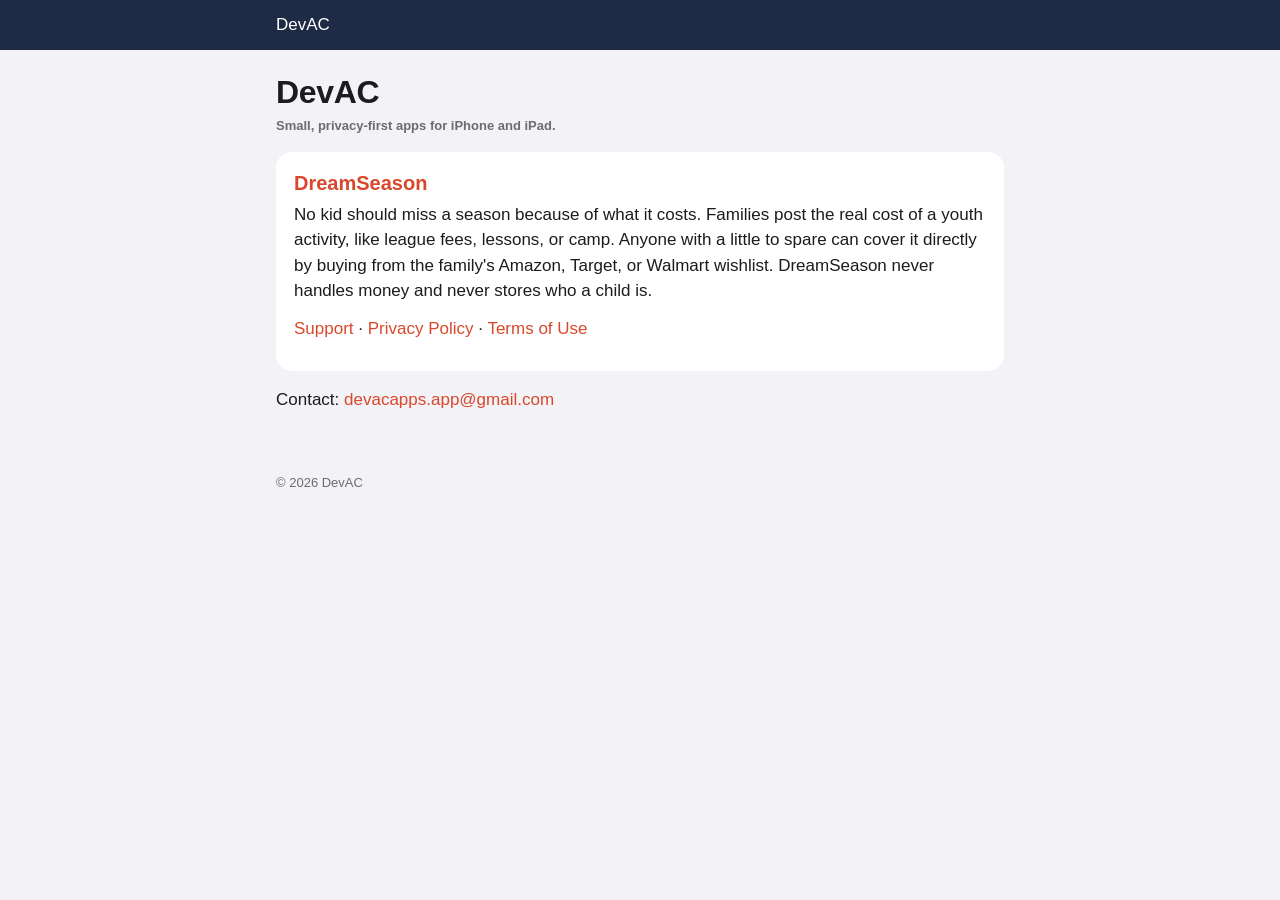
<file: index.html>
<!doctype html>
<html lang="en">
<head>
<meta charset="utf-8">
<meta name="viewport" content="width=device-width, initial-scale=1">
<title>DevAC</title>
<meta name="description" content="DevAC makes small, privacy-first apps for iPhone and iPad.">
<link rel="icon" href="/assets/dreamseason-icon.png">
<link rel="stylesheet" href="/assets/style.css">
</head>
<body>
<header class="site"><div class="inner"><a href="/">DevAC</a></div></header>
<main>
  <h1>DevAC</h1>
  <p class="meta">Small, privacy-first apps for iPhone and iPad.</p>

  <div class="card">
    <h2><a href="/dreamseason/">DreamSeason</a></h2>
    <p>No kid should miss a season because of what it costs. Families post the real cost of a youth activity, like league fees, lessons, or camp. Anyone with a little to spare can cover it directly by buying from the family's Amazon, Target, or Walmart wishlist. DreamSeason never handles money and never stores who a child is.</p>
    <p><a href="/dreamseason/support/">Support</a> · <a href="/dreamseason/privacy/">Privacy Policy</a> · <a href="/dreamseason/terms/">Terms of Use</a></p>
  </div>

  <p>Contact: <a href="mailto:devacapps.app@gmail.com">devacapps.app@gmail.com</a></p>
</main>
<footer class="site"><div class="inner">© 2026 DevAC</div></footer>
</body>
</html>
</file>
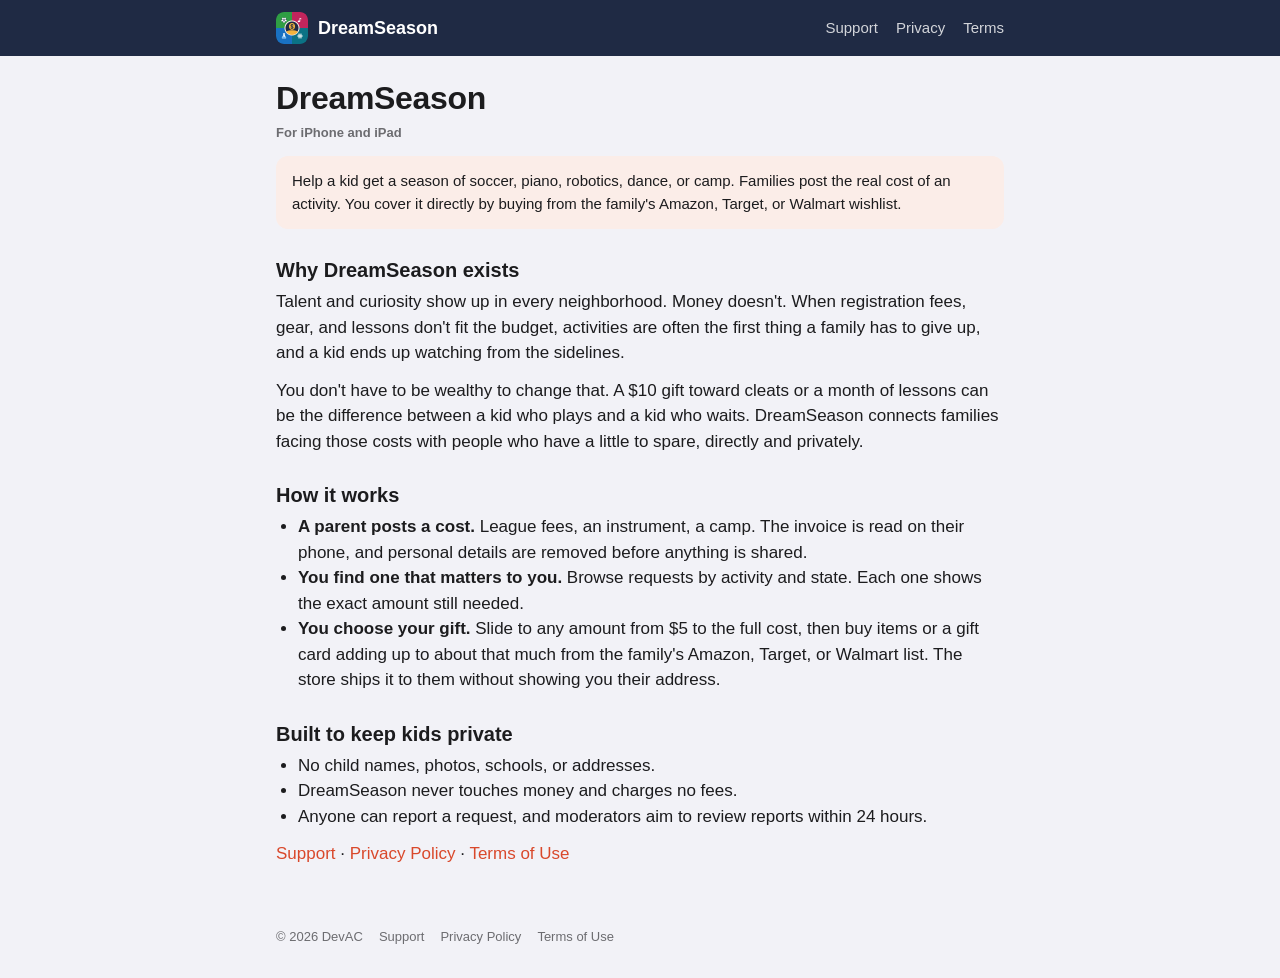
<file: dreamseason/index.html>
<!doctype html>
<html lang="en">
<head>
<meta charset="utf-8">
<meta name="viewport" content="width=device-width, initial-scale=1">
<title>DreamSeason</title>
<meta name="description" content="Help a kid get a season of soccer, piano, robotics, dance, or camp.">
<meta name="theme-color" content="#1f2a44">
<link rel="icon" href="/assets/dreamseason-icon.png">
<link rel="apple-touch-icon" href="/assets/dreamseason-icon.png">
<link rel="stylesheet" href="/assets/style.css">
</head>
<body>
<header class="site"><div class="inner">
  <a class="brand" href="/dreamseason/"><img src="/assets/dreamseason-icon.png" alt="" width="32" height="32">DreamSeason</a>
  <nav><a href="/dreamseason/support/">Support</a><a href="/dreamseason/privacy/">Privacy</a><a href="/dreamseason/terms/">Terms</a></nav>
</div></header>
<main>
  <h1>DreamSeason</h1>
  <p class="meta">For iPhone and iPad</p>
  <p class="summary">Help a kid get a season of soccer, piano, robotics, dance, or camp. Families post the real cost of an activity. You cover it directly by buying from the family's Amazon, Target, or Walmart wishlist.</p>

  <h2>Why DreamSeason exists</h2>
  <p>Talent and curiosity show up in every neighborhood. Money doesn't. When registration fees, gear, and lessons don't fit the budget, activities are often the first thing a family has to give up, and a kid ends up watching from the sidelines.</p>
  <p>You don't have to be wealthy to change that. A $10 gift toward cleats or a month of lessons can be the difference between a kid who plays and a kid who waits. DreamSeason connects families facing those costs with people who have a little to spare, directly and privately.</p>

  <h2>How it works</h2>
  <ul>
    <li><strong>A parent posts a cost.</strong> League fees, an instrument, a camp. The invoice is read on their phone, and personal details are removed before anything is shared.</li>
    <li><strong>You find one that matters to you.</strong> Browse requests by activity and state. Each one shows the exact amount still needed.</li>
    <li><strong>You choose your gift.</strong> Slide to any amount from $5 to the full cost, then buy items or a gift card adding up to about that much from the family's Amazon, Target, or Walmart list. The store ships it to them without showing you their address.</li>
  </ul>

  <h2>Built to keep kids private</h2>
  <ul>
    <li>No child names, photos, schools, or addresses.</li>
    <li>DreamSeason never touches money and charges no fees.</li>
    <li>Anyone can report a request, and moderators aim to review reports within 24 hours.</li>
  </ul>

  <p><a href="/dreamseason/support/">Support</a> · <a href="/dreamseason/privacy/">Privacy Policy</a> · <a href="/dreamseason/terms/">Terms of Use</a></p>
</main>
<footer class="site"><div class="inner"><span>© 2026 DevAC</span><a href="/dreamseason/support/">Support</a><a href="/dreamseason/privacy/">Privacy Policy</a><a href="/dreamseason/terms/">Terms of Use</a></div></footer>
</body>
</html>
</file>
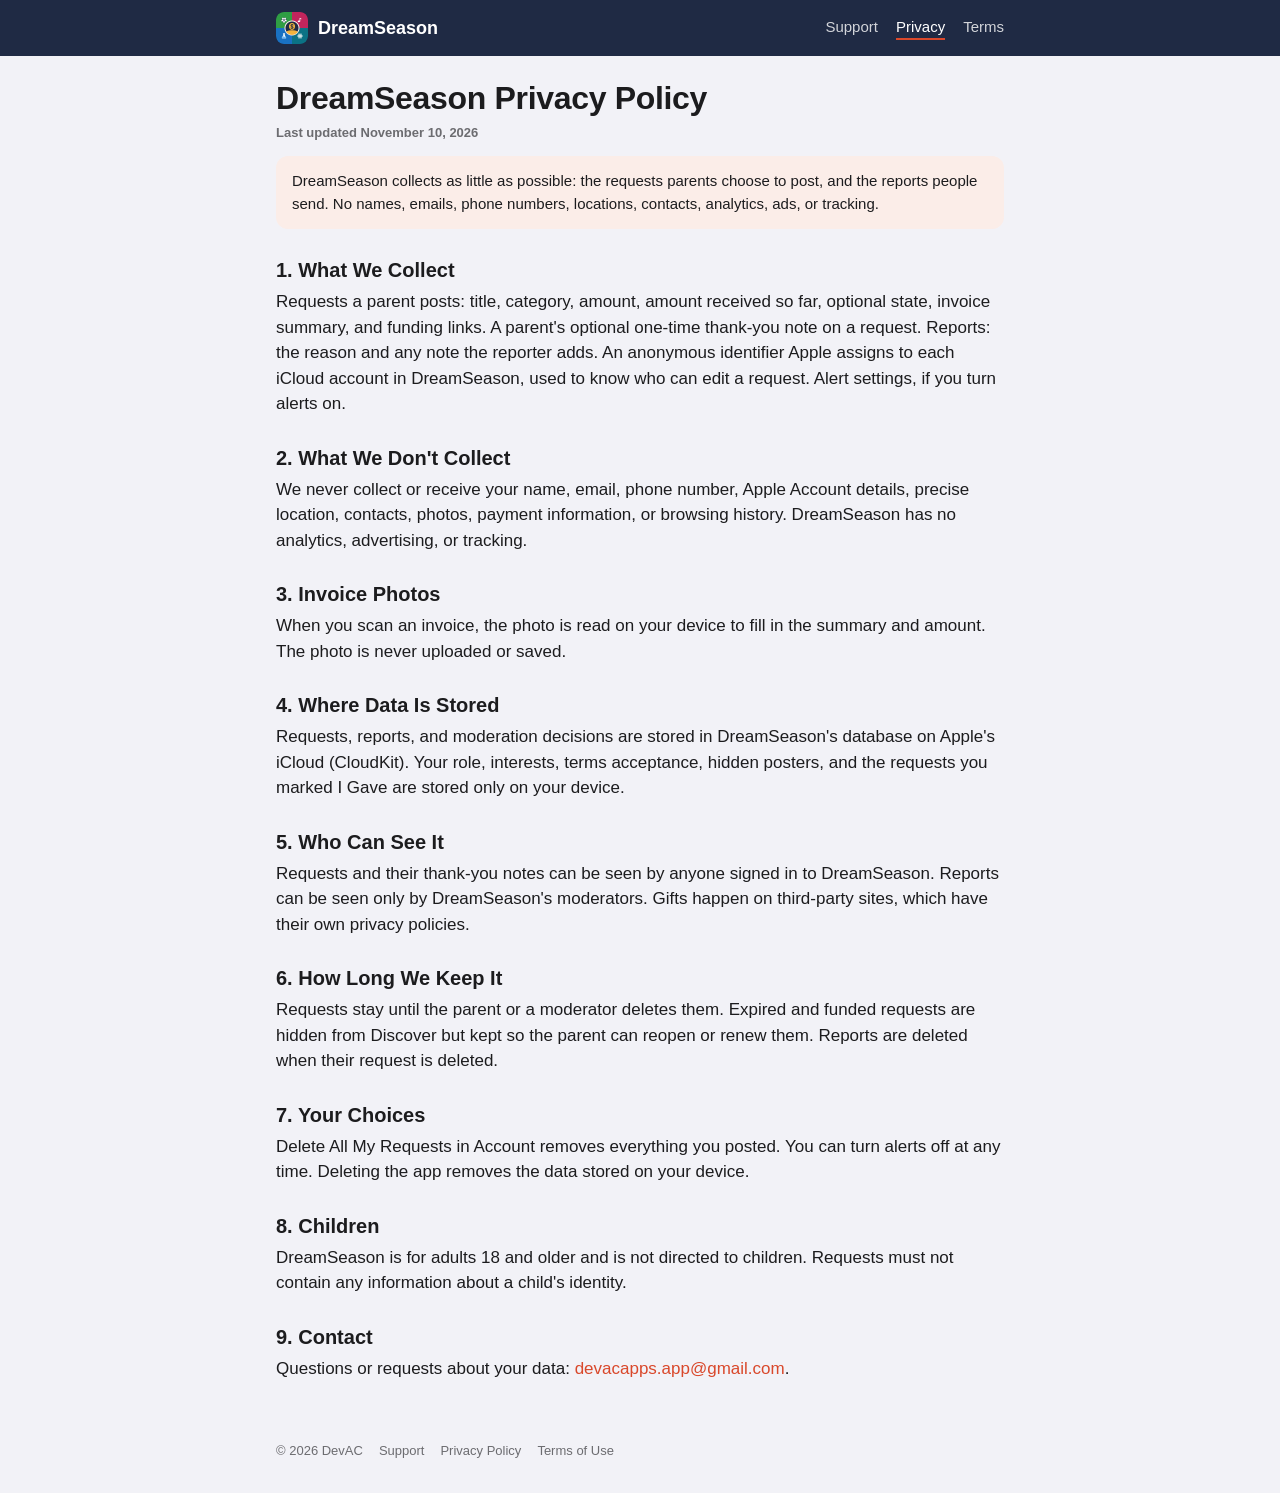
<file: dreamseason/privacy/index.html>
<!doctype html>
<html lang="en">
<head>
<meta charset="utf-8">
<meta name="viewport" content="width=device-width, initial-scale=1">
<title>DreamSeason Privacy Policy</title>
<meta name="description" content="How DreamSeason handles your data.">
<meta name="theme-color" content="#1f2a44">
<link rel="icon" href="/assets/dreamseason-icon.png">
<link rel="apple-touch-icon" href="/assets/dreamseason-icon.png">
<link rel="stylesheet" href="/assets/style.css">
</head>
<body>
<header class="site"><div class="inner">
  <a class="brand" href="/dreamseason/"><img src="/assets/dreamseason-icon.png" alt="" width="32" height="32">DreamSeason</a>
  <nav><a href="/dreamseason/support/">Support</a><a href="/dreamseason/privacy/" aria-current="page">Privacy</a><a href="/dreamseason/terms/">Terms</a></nav>
</div></header>
<main>
  <h1>DreamSeason Privacy Policy</h1>
  <p class="meta">Last updated November 10, 2026</p>
  <p class="summary">DreamSeason collects as little as possible: the requests parents choose to post, and the reports people send. No names, emails, phone numbers, locations, contacts, analytics, ads, or tracking.</p>

  <h2>1. What We Collect</h2>
  <p>Requests a parent posts: title, category, amount, amount received so far, optional state, invoice summary, and funding links. A parent's optional one-time thank-you note on a request. Reports: the reason and any note the reporter adds. An anonymous identifier Apple assigns to each iCloud account in DreamSeason, used to know who can edit a request. Alert settings, if you turn alerts on.</p>

  <h2>2. What We Don't Collect</h2>
  <p>We never collect or receive your name, email, phone number, Apple Account details, precise location, contacts, photos, payment information, or browsing history. DreamSeason has no analytics, advertising, or tracking.</p>

  <h2>3. Invoice Photos</h2>
  <p>When you scan an invoice, the photo is read on your device to fill in the summary and amount. The photo is never uploaded or saved.</p>

  <h2>4. Where Data Is Stored</h2>
  <p>Requests, reports, and moderation decisions are stored in DreamSeason's database on Apple's iCloud (CloudKit). Your role, interests, terms acceptance, hidden posters, and the requests you marked I Gave are stored only on your device.</p>

  <h2>5. Who Can See It</h2>
  <p>Requests and their thank-you notes can be seen by anyone signed in to DreamSeason. Reports can be seen only by DreamSeason's moderators. Gifts happen on third-party sites, which have their own privacy policies.</p>

  <h2>6. How Long We Keep It</h2>
  <p>Requests stay until the parent or a moderator deletes them. Expired and funded requests are hidden from Discover but kept so the parent can reopen or renew them. Reports are deleted when their request is deleted.</p>

  <h2>7. Your Choices</h2>
  <p>Delete All My Requests in Account removes everything you posted. You can turn alerts off at any time. Deleting the app removes the data stored on your device.</p>

  <h2>8. Children</h2>
  <p>DreamSeason is for adults 18 and older and is not directed to children. Requests must not contain any information about a child's identity.</p>

  <h2>9. Contact</h2>
  <p>Questions or requests about your data: <a href="mailto:devacapps.app@gmail.com">devacapps.app@gmail.com</a>.</p>
</main>
<footer class="site"><div class="inner"><span>© 2026 DevAC</span><a href="/dreamseason/support/">Support</a><a href="/dreamseason/privacy/">Privacy Policy</a><a href="/dreamseason/terms/">Terms of Use</a></div></footer>
</body>
</html>
</file>
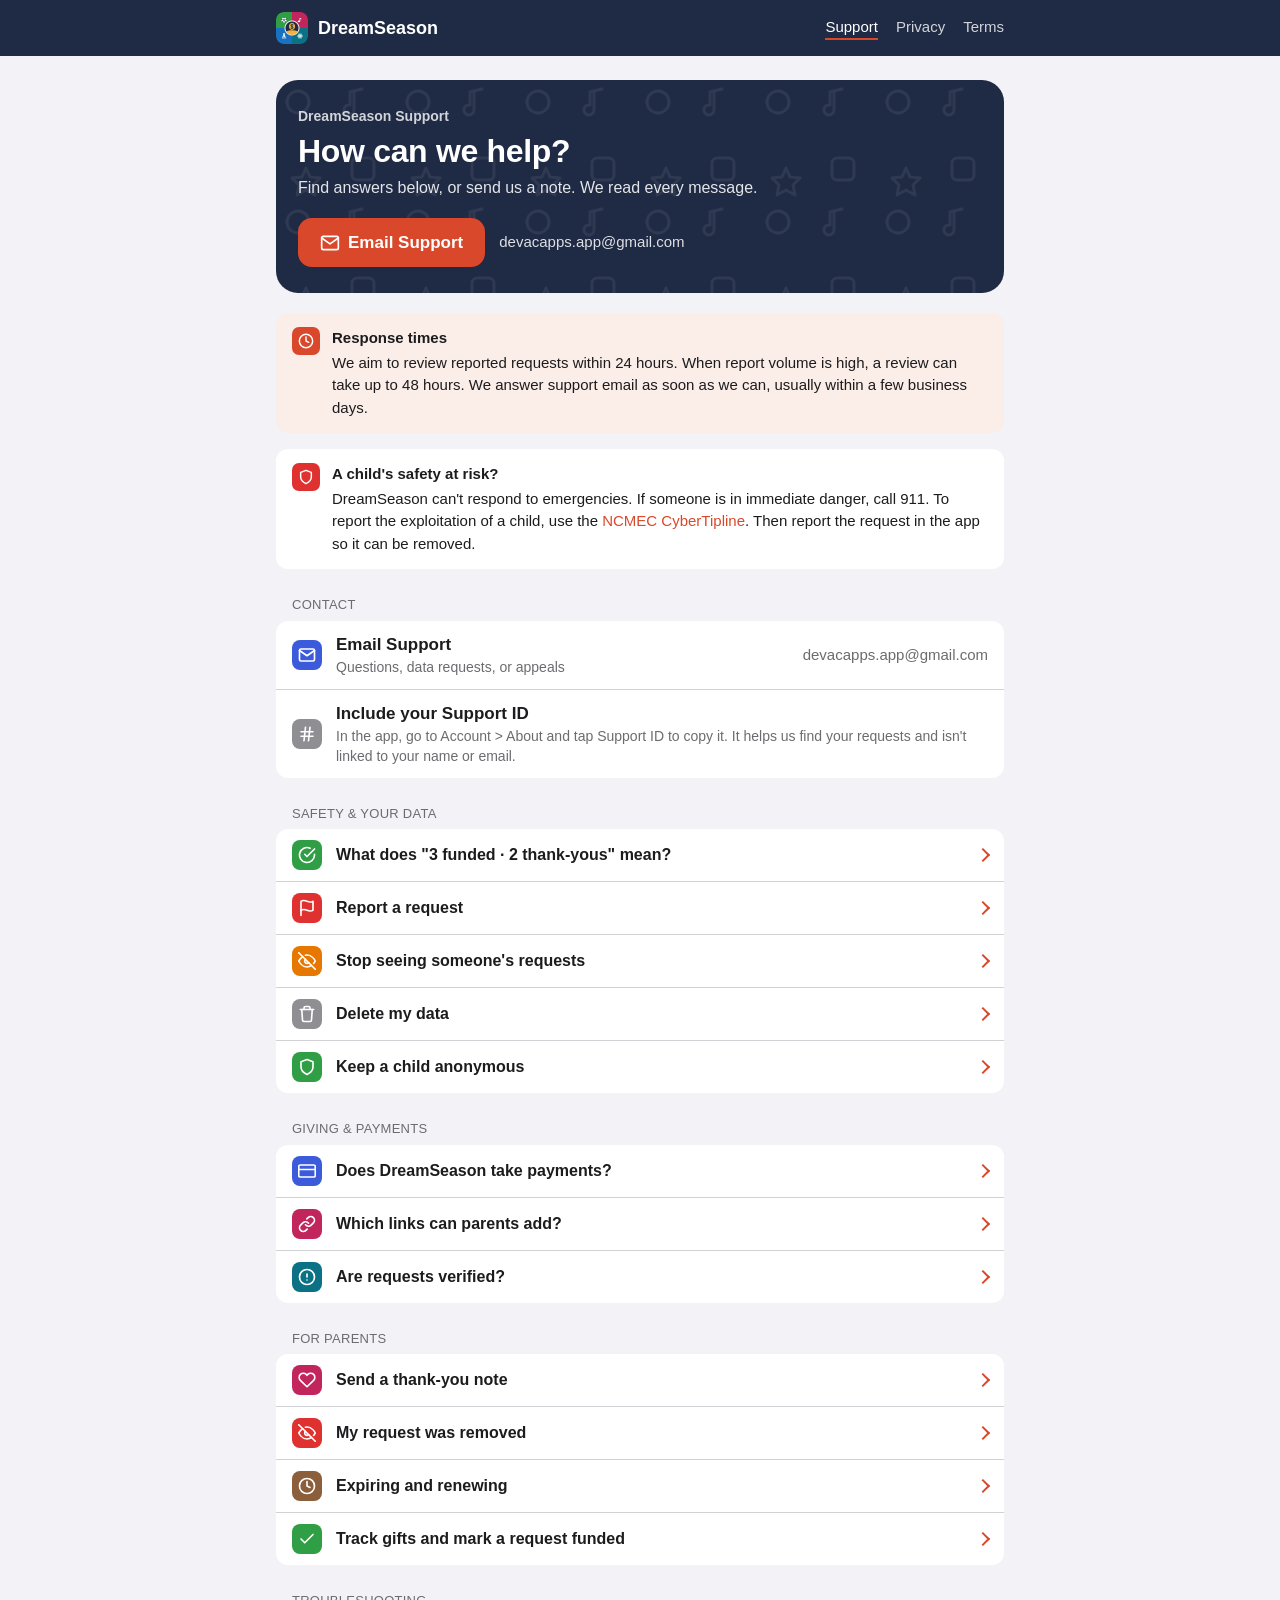
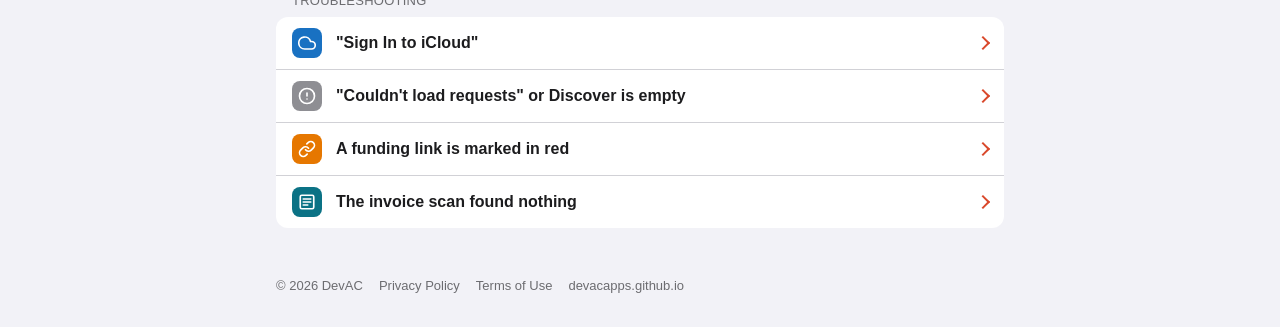
<file: dreamseason/support/index.html>
<!doctype html>
<html lang="en">
<head>
<meta charset="utf-8">
<meta name="viewport" content="width=device-width, initial-scale=1">
<title>DreamSeason Support</title>
<meta name="description" content="Get help with DreamSeason: contact support, report a request, delete your data, and answers to common questions.">
<meta name="theme-color" content="#1f2a44">
<link rel="icon" href="/assets/dreamseason-icon.png">
<link rel="apple-touch-icon" href="/assets/dreamseason-icon.png">
<link rel="stylesheet" href="/assets/style.css">
</head>
<body>
<header class="site"><div class="inner">
  <a class="brand" href="/dreamseason/"><img src="/assets/dreamseason-icon.png" alt="" width="32" height="32">DreamSeason</a>
  <nav><a href="/dreamseason/support/" aria-current="page">Support</a><a href="/dreamseason/privacy/">Privacy</a><a href="/dreamseason/terms/">Terms</a></nav>
</div></header>

<main>
  <section class="hero">
    <div class="eyebrow">DreamSeason Support</div>
    <h1>How can we help?</h1>
    <p>Find answers below, or send us a note. We read every message.</p>
    <div class="actions">
      <a class="button" href="mailto:devacapps.app@gmail.com?subject=DreamSeason%20Support">
        <svg viewBox="0 0 24 24" fill="none" stroke="currentColor" stroke-width="2" stroke-linecap="round" stroke-linejoin="round" aria-hidden="true"><path d="M4 4h16c1.1 0 2 .9 2 2v12c0 1.1-.9 2-2 2H4c-1.1 0-2-.9-2-2V6c0-1.1.9-2 2-2z"/><polyline points="22,6 12,13 2,6"/></svg>
        Email Support
      </a>
      <span class="address">devacapps.app@gmail.com</span>
    </div>
  </section>

  <div class="callout">
    <span class="tile sm" aria-hidden="true"><svg viewBox="0 0 24 24" fill="none" stroke="currentColor" stroke-width="2.2" stroke-linecap="round" stroke-linejoin="round"><circle cx="12" cy="12" r="10"/><polyline points="12 6 12 12 16 14"/></svg></span>
    <div>
      <strong>Response times</strong>
      <p>We aim to review reported requests within 24 hours. When report volume is high, a review can take up to 48 hours. We answer support email as soon as we can, usually within a few business days.</p>
    </div>
  </div>

  <div class="callout neutral">
    <span class="tile sm red" aria-hidden="true"><svg viewBox="0 0 24 24" fill="none" stroke="currentColor" stroke-width="2.2" stroke-linecap="round" stroke-linejoin="round"><path d="M12 22s8-4 8-10V5l-8-3-8 3v7c0 6 8 10 8 10z"/></svg></span>
    <div>
      <strong>A child's safety at risk?</strong>
      <p>DreamSeason can't respond to emergencies. If someone is in immediate danger, call 911. To report the exploitation of a child, use the <a href="https://report.cybertip.org/">NCMEC CyberTipline</a>. Then report the request in the app so it can be removed.</p>
    </div>
  </div>

  <div class="section-header">Contact</div>
  <div class="group">
    <a class="row" href="mailto:devacapps.app@gmail.com?subject=DreamSeason%20Support">
      <span class="tile blue" aria-hidden="true"><svg viewBox="0 0 24 24" fill="none" stroke="currentColor" stroke-width="2.2" stroke-linecap="round" stroke-linejoin="round"><path d="M4 4h16c1.1 0 2 .9 2 2v12c0 1.1-.9 2-2 2H4c-1.1 0-2-.9-2-2V6c0-1.1.9-2 2-2z"/><polyline points="22,6 12,13 2,6"/></svg></span>
      <span class="text"><span class="title">Email Support</span><span class="sub">Questions, data requests, or appeals</span></span>
      <span class="value">devacapps.app@gmail.com</span>
    </a>
    <div class="row">
      <span class="tile gray" aria-hidden="true"><svg viewBox="0 0 24 24" fill="none" stroke="currentColor" stroke-width="2.2" stroke-linecap="round" stroke-linejoin="round"><line x1="4" y1="9" x2="20" y2="9"/><line x1="4" y1="15" x2="20" y2="15"/><line x1="10" y1="3" x2="8" y2="21"/><line x1="16" y1="3" x2="14" y2="21"/></svg></span>
      <span class="text"><span class="title">Include your Support ID</span><span class="sub">In the app, go to Account &gt; About and tap Support ID to copy it. It helps us find your requests and isn't linked to your name or email.</span></span>
    </div>
  </div>

  <div class="section-header">Safety &amp; Your Data</div>
  <div class="group">
    <details>
      <summary><span class="tile green" aria-hidden="true"><svg viewBox="0 0 24 24" fill="none" stroke="currentColor" stroke-width="2.2" stroke-linecap="round" stroke-linejoin="round"><path d="M22 11.08V12a10 10 0 1 1-5.93-9.14"/><polyline points="22 4 12 14.01 9 11.01"/></svg></span>What does "3 funded · 2 thank-yous" mean?</summary>
      <div><p>It's the family's history on DreamSeason, shown on each request. These are counts, not a rating. Posted is every request the family has shared. Funded is how many they marked as funded; DreamSeason can't see payments, so the family reports this themselves. Thank-yous are notes they sent benefactors, and only notes from the family's own account count. Requests a moderator removed aren't counted. Benefactors never rate families, and no names or identities are shown. A new family simply has no history yet.</p></div>
    </details>
    <details>
      <summary><span class="tile red" aria-hidden="true"><svg viewBox="0 0 24 24" fill="none" stroke="currentColor" stroke-width="2.2" stroke-linecap="round" stroke-linejoin="round"><path d="M4 15s1-1 4-1 5 2 8 2 4-1 4-1V3s-1 1-4 1-5-2-8-2-4 1-4 1z"/><line x1="4" y1="22" x2="4" y2="15"/></svg></span>Report a request</summary>
      <div><p>Open the request, tap the … menu, and choose Report Request. Reports are anonymous. A moderator reviews each one and removes requests that break the <a href="/dreamseason/terms/">Terms of Use</a>.</p></div>
    </details>
    <details>
      <summary><span class="tile orange" aria-hidden="true"><svg viewBox="0 0 24 24" fill="none" stroke="currentColor" stroke-width="2.2" stroke-linecap="round" stroke-linejoin="round"><path d="M17.94 17.94A10.07 10.07 0 0 1 12 20c-7 0-11-8-11-8a18.45 18.45 0 0 1 5.06-5.94M9.9 4.24A9.12 9.12 0 0 1 12 4c7 0 11 8 11 8a18.5 18.5 0 0 1-2.16 3.19m-6.72-1.07a3 3 0 1 1-4.24-4.24"/><line x1="1" y1="1" x2="23" y2="23"/></svg></span>Stop seeing someone's requests</summary>
      <div><p>Open one of their requests, tap the … menu, and choose Hide Requests from This Poster. Only you stop seeing them, and they aren't told. Undo it in Account &gt; Your Data.</p></div>
    </details>
    <details>
      <summary><span class="tile gray" aria-hidden="true"><svg viewBox="0 0 24 24" fill="none" stroke="currentColor" stroke-width="2.2" stroke-linecap="round" stroke-linejoin="round"><polyline points="3 6 5 6 21 6"/><path d="M19 6l-1 14a2 2 0 0 1-2 2H8a2 2 0 0 1-2-2L5 6m3 0V4a2 2 0 0 1 2-2h4a2 2 0 0 1 2 2v2"/></svg></span>Delete my data</summary>
      <div><p>Account &gt; Your Data &gt; Delete All My Requests removes everything you posted, for everyone. Deleting the app removes what's stored on your device. You can also email us to ask for removal. See the <a href="/dreamseason/privacy/">Privacy Policy</a>.</p></div>
    </details>
    <details>
      <summary><span class="tile green" aria-hidden="true"><svg viewBox="0 0 24 24" fill="none" stroke="currentColor" stroke-width="2.2" stroke-linecap="round" stroke-linejoin="round"><path d="M12 22s8-4 8-10V5l-8-3-8 3v7c0 6 8 10 8 10z"/></svg></span>Keep a child anonymous</summary>
      <div><p>Never include a name, photo, school, team, or address in a title or summary. DreamSeason blocks emails, phone numbers, addresses, and links in text, but always read the summary before posting.</p></div>
    </details>
  </div>

  <div class="section-header">Giving &amp; Payments</div>
  <div class="group">
    <details>
      <summary><span class="tile blue" aria-hidden="true"><svg viewBox="0 0 24 24" fill="none" stroke="currentColor" stroke-width="2.2" stroke-linecap="round" stroke-linejoin="round"><rect x="1" y="4" width="22" height="16" rx="2" ry="2"/><line x1="1" y1="10" x2="23" y2="10"/></svg></span>Does DreamSeason take payments?</summary>
      <div><p>No. Every gift is a purchase from the family's Amazon, Target, or Walmart wishlist, made in Safari on the store's own site. DreamSeason never sees card details, holds money, or takes a fee, so it can't issue refunds. For help with a payment, contact the provider you paid.</p></div>
    </details>
    <details>
      <summary><span class="tile pink" aria-hidden="true"><svg viewBox="0 0 24 24" fill="none" stroke="currentColor" stroke-width="2.2" stroke-linecap="round" stroke-linejoin="round"><path d="M10 13a5 5 0 0 0 7.54.54l3-3a5 5 0 0 0-7.07-7.07l-1.72 1.71"/><path d="M14 11a5 5 0 0 0-7.54-.54l-3 3a5 5 0 0 0 7.07 7.07l1.71-1.71"/></svg></span>Which links can parents add?</summary>
      <div><p>The share link of an Amazon, Target, or Walmart wishlist or registry. For fees like league registration, parents add gift cards they can use to pay them. To accept gift cards, add them to that list: the retailer ships them without showing buyers your email or address. Link shorteners aren't allowed.</p></div>
    </details>
    <details>
      <summary><span class="tile teal" aria-hidden="true"><svg viewBox="0 0 24 24" fill="none" stroke="currentColor" stroke-width="2.2" stroke-linecap="round" stroke-linejoin="round"><circle cx="12" cy="12" r="10"/><line x1="12" y1="8" x2="12" y2="12"/><line x1="12" y1="16" x2="12.01" y2="16"/></svg></span>Are requests verified?</summary>
      <div><p>No. DreamSeason doesn't verify requests, invoices, or how gifts are used, and gifts aren't tax-deductible donations. Give only what you're comfortable giving, and only through the links on a request.</p></div>
    </details>
  </div>

  <div class="section-header">For Parents</div>
  <div class="group">
    <details>
      <summary><span class="tile pink" aria-hidden="true"><svg viewBox="0 0 24 24" fill="none" stroke="currentColor" stroke-width="2.2" stroke-linecap="round" stroke-linejoin="round"><path d="M20.8 4.6a5.5 5.5 0 0 0-7.8 0L12 5.7l-1-1.1a5.5 5.5 0 0 0-7.8 7.8l1 1.1L12 21l7.8-7.5 1-1.1a5.5 5.5 0 0 0 0-7.8z"/></svg></span>Send a thank-you note</summary>
      <div><p>Once gifts come in, swipe the request right in My Requests and tap Say Thank You. You can send one short note per request, and it can't be edited later. Benefactors who marked I Gave are notified; they can't reply. Keep it anonymous: no names, photos, schools, or teams.</p></div>
    </details>
    <details>
      <summary><span class="tile red" aria-hidden="true"><svg viewBox="0 0 24 24" fill="none" stroke="currentColor" stroke-width="2.2" stroke-linecap="round" stroke-linejoin="round"><path d="M17.94 17.94A10.07 10.07 0 0 1 12 20c-7 0-11-8-11-8a18.45 18.45 0 0 1 5.06-5.94M9.9 4.24A9.12 9.12 0 0 1 12 4c7 0 11 8 11 8a18.5 18.5 0 0 1-2.16 3.19m-6.72-1.07a3 3 0 1 1-4.24-4.24"/><line x1="1" y1="1" x2="23" y2="23"/></svg></span>My request was removed</summary>
      <div><p>A moderator hid it because it broke the <a href="/dreamseason/terms/">Terms of Use</a>, for example by including a child's details or an unsafe link. The reason is shown in My Requests. Delete it and post a corrected one, or email us with your Support ID if you think it was a mistake.</p></div>
    </details>
    <details>
      <summary><span class="tile brown" aria-hidden="true"><svg viewBox="0 0 24 24" fill="none" stroke="currentColor" stroke-width="2.2" stroke-linecap="round" stroke-linejoin="round"><circle cx="12" cy="12" r="10"/><polyline points="12 6 12 12 16 14"/></svg></span>Expiring and renewing</summary>
      <div><p>Requests leave Discover after 60 days so the list stays current. Expired requests stay in My Requests: swipe right and tap Renew to show one for another 60 days.</p></div>
    </details>
    <details>
      <summary><span class="tile green" aria-hidden="true"><svg viewBox="0 0 24 24" fill="none" stroke="currentColor" stroke-width="2.2" stroke-linecap="round" stroke-linejoin="round"><polyline points="20 6 9 17 4 12"/></svg></span>Track gifts and mark a request funded</summary>
      <div><p>DreamSeason can't see payments, so you keep the total up to date. Swipe a request right and tap Received to enter what has come in. Reaching the goal marks it Funded and removes it from Discover. Use Reopen if it still needs help.</p></div>
    </details>
  </div>

  <div class="section-header">Troubleshooting</div>
  <div class="group">
    <details>
      <summary><span class="tile sky" aria-hidden="true"><svg viewBox="0 0 24 24" fill="none" stroke="currentColor" stroke-width="2.2" stroke-linecap="round" stroke-linejoin="round"><path d="M18 10h-1.26A8 8 0 1 0 9 20h9a5 5 0 0 0 0-10z"/></svg></span>"Sign In to iCloud"</summary>
      <div><p>Requests are stored in DreamSeason's iCloud database, so an Apple Account is needed. Your name and email are never shared. Open Settings, sign in to your Apple Account, then return to DreamSeason and tap Try Again.</p></div>
    </details>
    <details>
      <summary><span class="tile gray" aria-hidden="true"><svg viewBox="0 0 24 24" fill="none" stroke="currentColor" stroke-width="2.2" stroke-linecap="round" stroke-linejoin="round"><circle cx="12" cy="12" r="10"/><line x1="12" y1="8" x2="12" y2="12"/><line x1="12" y1="16" x2="12.01" y2="16"/></svg></span>"Couldn't load requests" or Discover is empty</summary>
      <div><p>Check your connection and tap Try Again. If filters are set, tap Show Everything. If it keeps happening, email us.</p></div>
    </details>
    <details>
      <summary><span class="tile orange" aria-hidden="true"><svg viewBox="0 0 24 24" fill="none" stroke="currentColor" stroke-width="2.2" stroke-linecap="round" stroke-linejoin="round"><path d="M10 13a5 5 0 0 0 7.54.54l3-3a5 5 0 0 0-7.07-7.07l-1.72 1.71"/><path d="M14 11a5 5 0 0 0-7.54-.54l-3 3a5 5 0 0 0 7.07 7.07l1.71-1.71"/></svg></span>A funding link is marked in red</summary>
      <div><p>Copy the list's full share address, including https://. Wishlists and registries must be from Amazon, Target, or Walmart, and link shorteners aren't allowed.</p></div>
    </details>
    <details>
      <summary><span class="tile teal" aria-hidden="true"><svg viewBox="0 0 24 24" fill="none" stroke="currentColor" stroke-width="2.2" stroke-linecap="round" stroke-linejoin="round"><rect x="3" y="3" width="18" height="18" rx="2"/><line x1="7" y1="8" x2="17" y2="8"/><line x1="7" y1="12" x2="17" y2="12"/><line x1="7" y1="16" x2="13" y2="16"/></svg></span>The invoice scan found nothing</summary>
      <div><p>Use a clear, well-lit photo of the printed invoice, flat and straight on. You can also skip the scan and type the summary yourself. The photo is read on your device and never uploaded.</p></div>
    </details>
  </div>
</main>

<footer class="site"><div class="inner">
  <span>© 2026 DevAC</span>
  <a href="/dreamseason/privacy/">Privacy Policy</a>
  <a href="/dreamseason/terms/">Terms of Use</a>
  <a href="/">devacapps.github.io</a>
</div></footer>
</body>
</html>
</file>
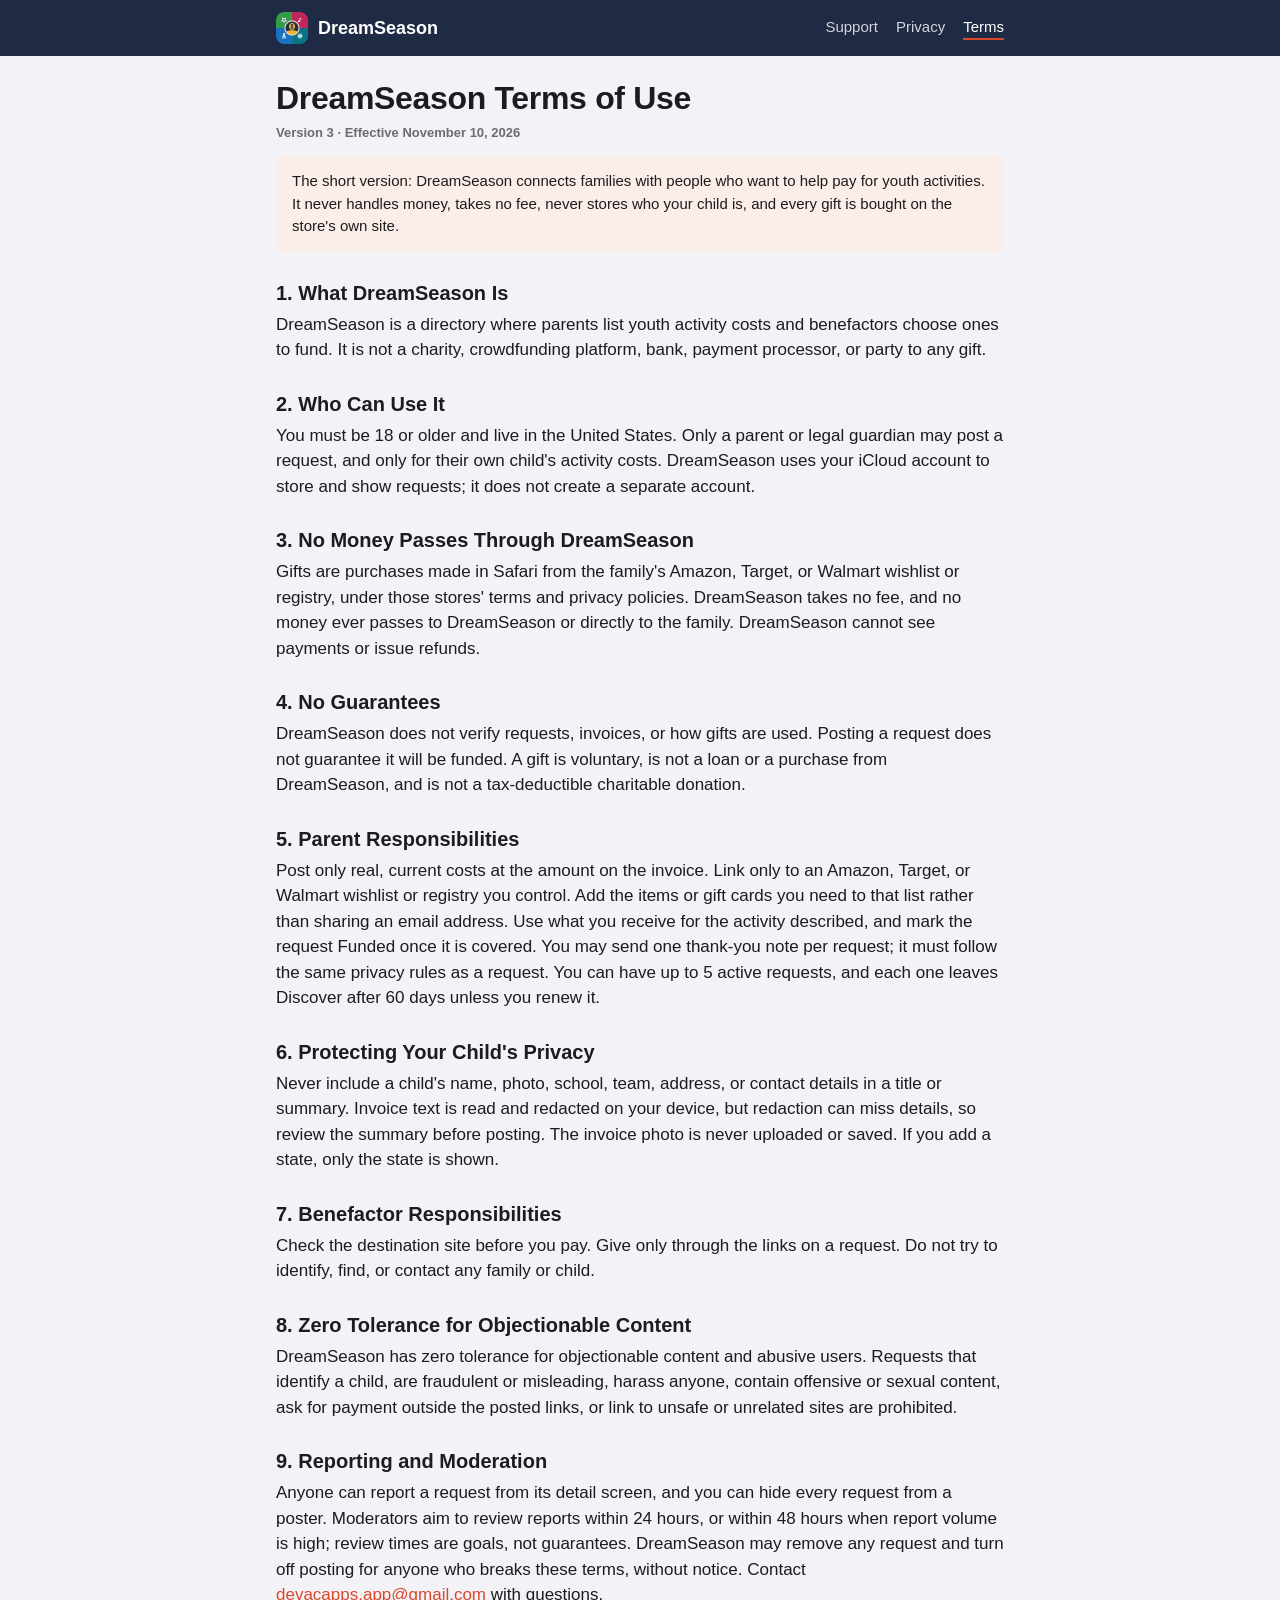
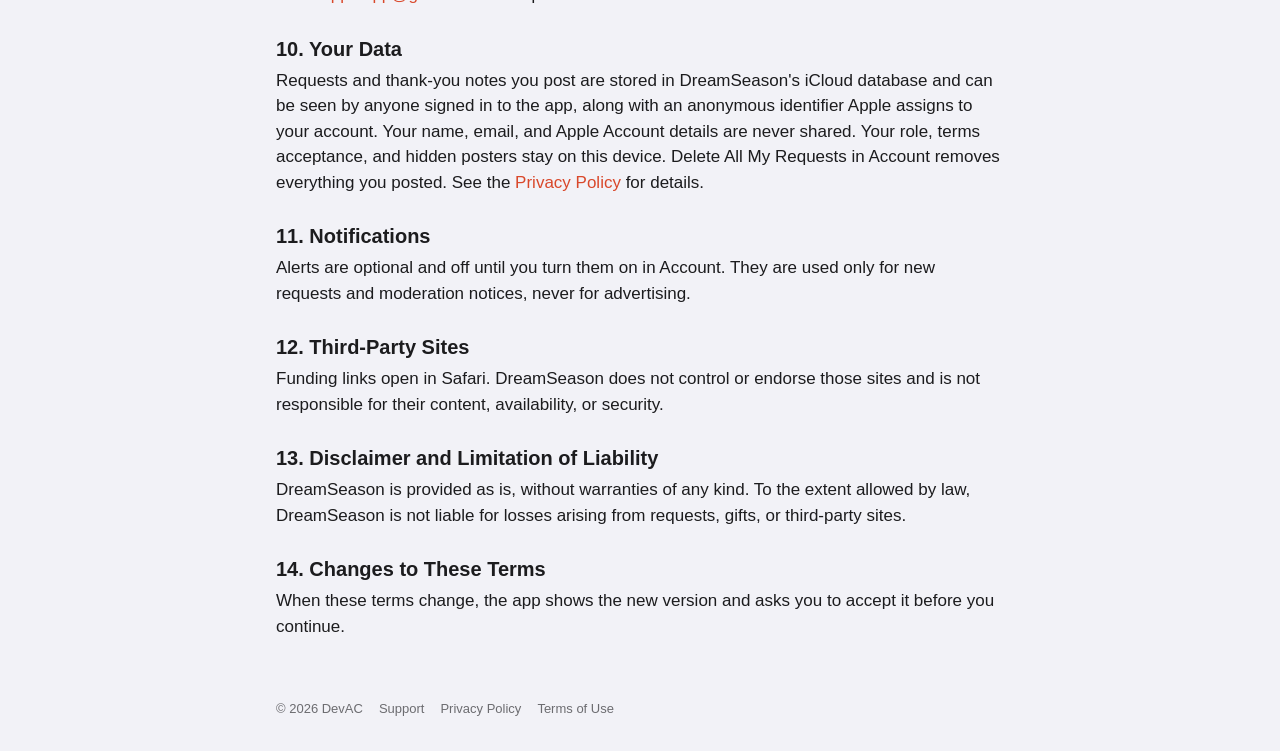
<file: dreamseason/terms/index.html>
<!doctype html>
<html lang="en">
<head>
<meta charset="utf-8">
<meta name="viewport" content="width=device-width, initial-scale=1">
<title>DreamSeason Terms of Use</title>
<meta name="description" content="The terms for using DreamSeason.">
<meta name="theme-color" content="#1f2a44">
<link rel="icon" href="/assets/dreamseason-icon.png">
<link rel="apple-touch-icon" href="/assets/dreamseason-icon.png">
<link rel="stylesheet" href="/assets/style.css">
</head>
<body>
<header class="site"><div class="inner">
  <a class="brand" href="/dreamseason/"><img src="/assets/dreamseason-icon.png" alt="" width="32" height="32">DreamSeason</a>
  <nav><a href="/dreamseason/support/">Support</a><a href="/dreamseason/privacy/">Privacy</a><a href="/dreamseason/terms/" aria-current="page">Terms</a></nav>
</div></header>
<main>
  <h1>DreamSeason Terms of Use</h1>
  <p class="meta">Version 3 · Effective November 10, 2026</p>
  <p class="summary">The short version: DreamSeason connects families with people who want to help pay for youth activities. It never handles money, takes no fee, never stores who your child is, and every gift is bought on the store's own site.</p>

  <h2>1. What DreamSeason Is</h2>
  <p>DreamSeason is a directory where parents list youth activity costs and benefactors choose ones to fund. It is not a charity, crowdfunding platform, bank, payment processor, or party to any gift.</p>

  <h2>2. Who Can Use It</h2>
  <p>You must be 18 or older and live in the United States. Only a parent or legal guardian may post a request, and only for their own child's activity costs. DreamSeason uses your iCloud account to store and show requests; it does not create a separate account.</p>

  <h2>3. No Money Passes Through DreamSeason</h2>
  <p>Gifts are purchases made in Safari from the family's Amazon, Target, or Walmart wishlist or registry, under those stores' terms and privacy policies. DreamSeason takes no fee, and no money ever passes to DreamSeason or directly to the family. DreamSeason cannot see payments or issue refunds.</p>

  <h2>4. No Guarantees</h2>
  <p>DreamSeason does not verify requests, invoices, or how gifts are used. Posting a request does not guarantee it will be funded. A gift is voluntary, is not a loan or a purchase from DreamSeason, and is not a tax-deductible charitable donation.</p>

  <h2>5. Parent Responsibilities</h2>
  <p>Post only real, current costs at the amount on the invoice. Link only to an Amazon, Target, or Walmart wishlist or registry you control. Add the items or gift cards you need to that list rather than sharing an email address. Use what you receive for the activity described, and mark the request Funded once it is covered. You may send one thank-you note per request; it must follow the same privacy rules as a request. You can have up to 5 active requests, and each one leaves Discover after 60 days unless you renew it.</p>

  <h2>6. Protecting Your Child's Privacy</h2>
  <p>Never include a child's name, photo, school, team, address, or contact details in a title or summary. Invoice text is read and redacted on your device, but redaction can miss details, so review the summary before posting. The invoice photo is never uploaded or saved. If you add a state, only the state is shown.</p>

  <h2>7. Benefactor Responsibilities</h2>
  <p>Check the destination site before you pay. Give only through the links on a request. Do not try to identify, find, or contact any family or child.</p>

  <h2>8. Zero Tolerance for Objectionable Content</h2>
  <p>DreamSeason has zero tolerance for objectionable content and abusive users. Requests that identify a child, are fraudulent or misleading, harass anyone, contain offensive or sexual content, ask for payment outside the posted links, or link to unsafe or unrelated sites are prohibited.</p>

  <h2>9. Reporting and Moderation</h2>
  <p>Anyone can report a request from its detail screen, and you can hide every request from a poster. Moderators aim to review reports within 24 hours, or within 48 hours when report volume is high; review times are goals, not guarantees. DreamSeason may remove any request and turn off posting for anyone who breaks these terms, without notice. Contact <a href="mailto:devacapps.app@gmail.com">devacapps.app@gmail.com</a> with questions.</p>

  <h2>10. Your Data</h2>
  <p>Requests and thank-you notes you post are stored in DreamSeason's iCloud database and can be seen by anyone signed in to the app, along with an anonymous identifier Apple assigns to your account. Your name, email, and Apple Account details are never shared. Your role, terms acceptance, and hidden posters stay on this device. Delete All My Requests in Account removes everything you posted. See the <a href="/dreamseason/privacy/">Privacy Policy</a> for details.</p>

  <h2>11. Notifications</h2>
  <p>Alerts are optional and off until you turn them on in Account. They are used only for new requests and moderation notices, never for advertising.</p>

  <h2>12. Third-Party Sites</h2>
  <p>Funding links open in Safari. DreamSeason does not control or endorse those sites and is not responsible for their content, availability, or security.</p>

  <h2>13. Disclaimer and Limitation of Liability</h2>
  <p>DreamSeason is provided as is, without warranties of any kind. To the extent allowed by law, DreamSeason is not liable for losses arising from requests, gifts, or third-party sites.</p>

  <h2>14. Changes to These Terms</h2>
  <p>When these terms change, the app shows the new version and asks you to accept it before you continue.</p>
</main>
<footer class="site"><div class="inner"><span>© 2026 DevAC</span><a href="/dreamseason/support/">Support</a><a href="/dreamseason/privacy/">Privacy Policy</a><a href="/dreamseason/terms/">Terms of Use</a></div></footer>
</body>
</html>
</file>
<file: assets/style.css>
/* DreamSeason / DevAC site. Colors match the app's Brand palette and iOS grouped-list styling. */
:root {
  --bg: #f2f2f7;            /* systemGroupedBackground */
  --card: #ffffff;          /* secondarySystemGroupedBackground */
  --text: #1c1c1e;
  --muted: #6c6c70;
  --separator: #d1d1d6;
  --accent: #d9482b;        /* Brand.accent */
  --accent-wash: #fbede8;   /* Brand.accentWash */
  --panel: #1f2a44;         /* Brand.panel */
  --sports: #2f9e44;
  --music: #c2255c;
  --art: #1971c2;
  --stem: #0b7285;
  --dance: #e67700;
  --camps: #8b5e3c;
  --stripe: #3b5bdb;
  --gray: #8e8e93;
  --danger: #e03131;
  color-scheme: light dark;
}
@media (prefers-color-scheme: dark) {
  :root {
    --bg: #000000;
    --card: #1c1c1e;
    --text: #f2f2f7;
    --muted: #98989f;
    --separator: #38383a;
    --accent: #f0694a;
    --accent-wash: #3a2420;
    --panel: #1b2436;
    --sports: #51cf66;
    --music: #f06595;
    --art: #4dabf7;
    --stem: #3bc9db;
    --dance: #ffa94d;
    --camps: #c9a27e;
    --stripe: #748ffc;
    --gray: #636366;
    --danger: #ff6b6b;
  }
}

* { box-sizing: border-box; }
html { -webkit-text-size-adjust: 100%; }
body {
  margin: 0;
  background: var(--bg);
  color: var(--text);
  font: 17px/1.5 -apple-system, BlinkMacSystemFont, "SF Pro Text", "Segoe UI", Roboto, Helvetica, Arial, sans-serif;
  -webkit-font-smoothing: antialiased;
}
a { color: var(--accent); text-decoration: none; }
a:hover { text-decoration: underline; }
p { margin: 0 0 12px; }
ul { padding-left: 22px; margin: 0 0 12px; }

/* Header: the app's navy panel */
header.site { background: var(--panel); color: #fff; }
header.site .inner {
  max-width: 760px; margin: 0 auto; padding: 12px 16px;
  display: flex; align-items: center; justify-content: space-between; gap: 12px; flex-wrap: wrap;
}
header.site a { color: #fff; }
header.site .brand { display: flex; align-items: center; gap: 10px; font-weight: 700; font-size: 18px; }
header.site .brand img { width: 32px; height: 32px; border-radius: 8px; }
header.site nav { display: flex; gap: 18px; font-size: 15px; font-weight: 500; }
header.site nav a { opacity: .8; }
header.site nav a[aria-current="page"] { opacity: 1; box-shadow: inset 0 -2px 0 var(--accent); padding-bottom: 2px; }

main { max-width: 760px; margin: 0 auto; padding: 24px 16px 40px; }

h1 { font-size: 32px; line-height: 1.15; margin: 0 0 6px; letter-spacing: -0.01em; }
h2 { font-size: 20px; line-height: 1.3; margin: 28px 0 6px; }
.meta { color: var(--muted); font-size: 13px; font-weight: 600; margin: 0 0 14px; }

/* Plain-language summary: the app's accent-wash callout */
.summary, .callout {
  background: var(--accent-wash);
  border-radius: 12px;
  padding: 14px 16px;
  margin: 0 0 16px;
  font-size: 15px;
}
.callout { display: flex; gap: 12px; align-items: flex-start; }
.callout p:last-child { margin-bottom: 0; }
.callout strong { display: block; margin-bottom: 2px; }
.callout.neutral { background: var(--card); }

.card {
  background: var(--card);
  border-radius: 16px;
  padding: 18px;
  margin: 16px 0;
}
.card h2 { margin-top: 0; }

/* Hero: navy panel with white text, like the welcome screen */
.hero {
  position: relative;
  overflow: hidden;
  background: var(--panel);
  color: #fff;
  border-radius: 22px;
  padding: 26px 22px;
  margin-bottom: 20px;
}
.hero::before {
  content: "";
  position: absolute; inset: 0;
  opacity: .07;
  background-image: url("data:image/svg+xml,%3Csvg xmlns='http://www.w3.org/2000/svg' width='120' height='120' fill='none' stroke='white' stroke-width='3' stroke-linecap='round' stroke-linejoin='round'%3E%3Ccircle cx='22' cy='22' r='11'/%3E%3Cpath d='M78 12v18a5 5 0 1 1-4-5V12l12-3'/%3E%3Cpath d='M30 88l4 9 10 1-7 7 2 10-9-5-9 5 2-10-7-7 10-1z'/%3E%3Crect x='76' y='78' width='22' height='22' rx='5'/%3E%3C/svg%3E");
  background-size: 120px 120px;
  pointer-events: none;
}
.hero > * { position: relative; }
.hero .eyebrow { font-size: 14px; font-weight: 600; opacity: .8; margin-bottom: 6px; }
.hero h1 { color: #fff; }
.hero p { opacity: .88; font-size: 16px; max-width: 560px; }
.hero .actions { display: flex; flex-wrap: wrap; align-items: center; gap: 14px; margin-top: 18px; }
.hero .actions .address { font-size: 15px; opacity: .85; }

/* PrimaryButtonStyle */
.button {
  display: inline-flex; align-items: center; gap: 8px;
  background: var(--accent); color: #fff;
  font-weight: 600; font-size: 17px;
  padding: 12px 22px; border-radius: 14px;
}
.button:hover { text-decoration: none; filter: brightness(1.06); }
.button svg { width: 20px; height: 20px; }

/* Inset grouped list, like a SwiftUI Form/List */
.section-header {
  font-size: 13px; font-weight: 500; text-transform: uppercase; letter-spacing: .02em;
  color: var(--muted); margin: 26px 16px 6px;
}
.section-footer { font-size: 13px; color: var(--muted); margin: 6px 16px 0; }
.group { background: var(--card); border-radius: 12px; overflow: hidden; }
.row {
  display: flex; align-items: center; gap: 14px;
  padding: 11px 16px; min-height: 52px;
}
.row + .row, .group details + details { border-top: 0.5px solid var(--separator); }
.row .text { flex: 1; min-width: 0; }
.row .title { display: block; font-weight: 600; color: var(--text); }
.row .sub { display: block; font-size: 14px; line-height: 1.4; color: var(--muted); margin-top: 1px; }
a.row:hover { text-decoration: none; background: var(--accent-wash); }
.row .value { color: var(--muted); font-size: 15px; text-align: right; }

/* IconTile: rounded square with a white glyph */
.tile {
  flex: none;
  width: 30px; height: 30px; border-radius: 8px;
  display: inline-flex; align-items: center; justify-content: center;
  background: var(--accent); color: #fff;
}
.tile svg { width: 18px; height: 18px; }
.tile.sm { width: 28px; height: 28px; border-radius: 7px; }
.tile.sm svg { width: 16px; height: 16px; }
.tile.blue { background: var(--stripe); }
.tile.green { background: var(--sports); }
.tile.pink { background: var(--music); }
.tile.sky { background: var(--art); }
.tile.teal { background: var(--stem); }
.tile.orange { background: var(--dance); }
.tile.brown { background: var(--camps); }
.tile.gray { background: var(--gray); }
.tile.red { background: var(--danger); }

/* DisclosureGroup */
.group details > summary {
  list-style: none; cursor: pointer;
  display: flex; align-items: center; gap: 14px;
  padding: 11px 16px; min-height: 52px;
  font-weight: 600; font-size: 16px;
}
.group details > summary::-webkit-details-marker { display: none; }
.group details > summary::after {
  content: ""; margin-left: auto; flex: none;
  width: 8px; height: 8px;
  border-right: 2px solid var(--accent); border-bottom: 2px solid var(--accent);
  transform: rotate(-45deg); transition: transform .2s ease;
}
.group details[open] > summary::after { transform: rotate(45deg); }
.group details > div { padding: 0 16px 14px 60px; color: var(--muted); font-size: 15px; }
.group details > div p:last-child { margin-bottom: 0; }

/* Category grid on the app page */
.grid { display: grid; grid-template-columns: repeat(auto-fill, minmax(200px, 1fr)); gap: 12px; }
.grid .card { margin: 0; }

footer.site { color: var(--muted); font-size: 13px; }
footer.site .inner {
  max-width: 760px; margin: 0 auto; padding: 8px 16px 32px;
  display: flex; flex-wrap: wrap; gap: 6px 16px;
}
footer.site a { color: var(--muted); }

@media (max-width: 520px) {
  h1 { font-size: 28px; }
  .hero { padding: 22px 18px; }
  .group details > div { padding-left: 16px; }
  .row .value { display: none; }
}
@media (prefers-reduced-motion: reduce) {
  .group details > summary::after { transition: none; }
}
</file>
